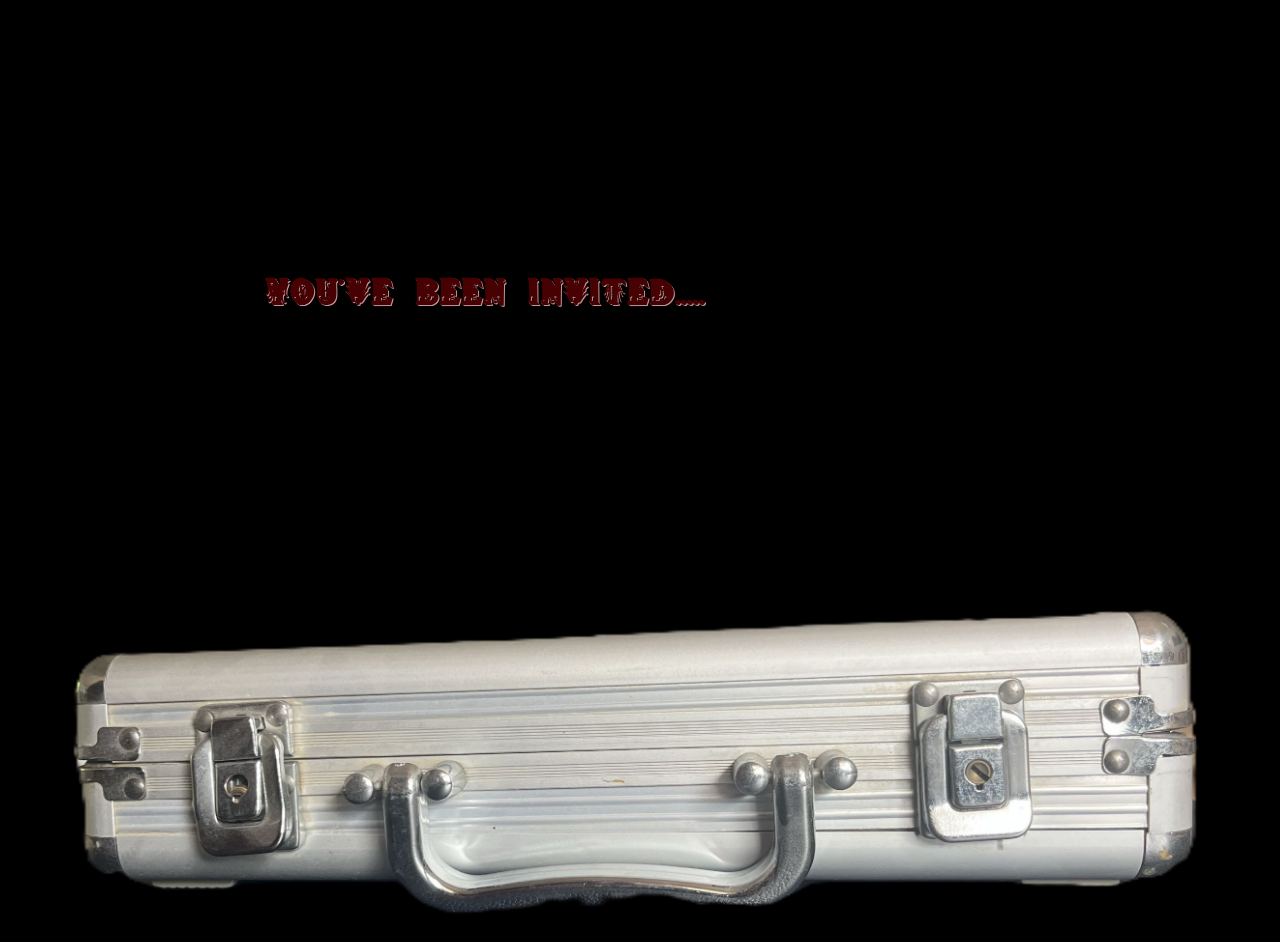
<file: index.html>
<!------------------------------
|   Author: Sandra Johansen     |
|   filename: GuestBook.html    |
 ------------------------------->
<!--  
    ACCESIBILITY:
    https://www.quora.com/How-do-you-add-alt-tags-to-links
    Aria labels used for recognizable names for interacting
    Alt labels used for non-interactable, like img's

-->


<!DOCTYPE html>
<html>
    <head>

        <!--------------------------------- 
        |   fancy pants styling section   |
        ----------------------------------->

        <!-- stylesheets -->
         <link rel="stylesheet" href="styling.css">

        <!-- javascript import -->
        <!-- <script src=""></script> -->

        <!-- icon -->
        <!-- <link rel="icon" type="image/x-icon" href="/icon/book13.gif">  -->

        <title>
            The Great Invitation
        </title>

    </head>
    
    <body class="body">

        <H1>
            You've been invited.....
        </H1>

        <a href="mainPage.html">
            <img class="caseFront" src="IMG/caseFront.png">
        </a>


    </body>

</html>
</file>
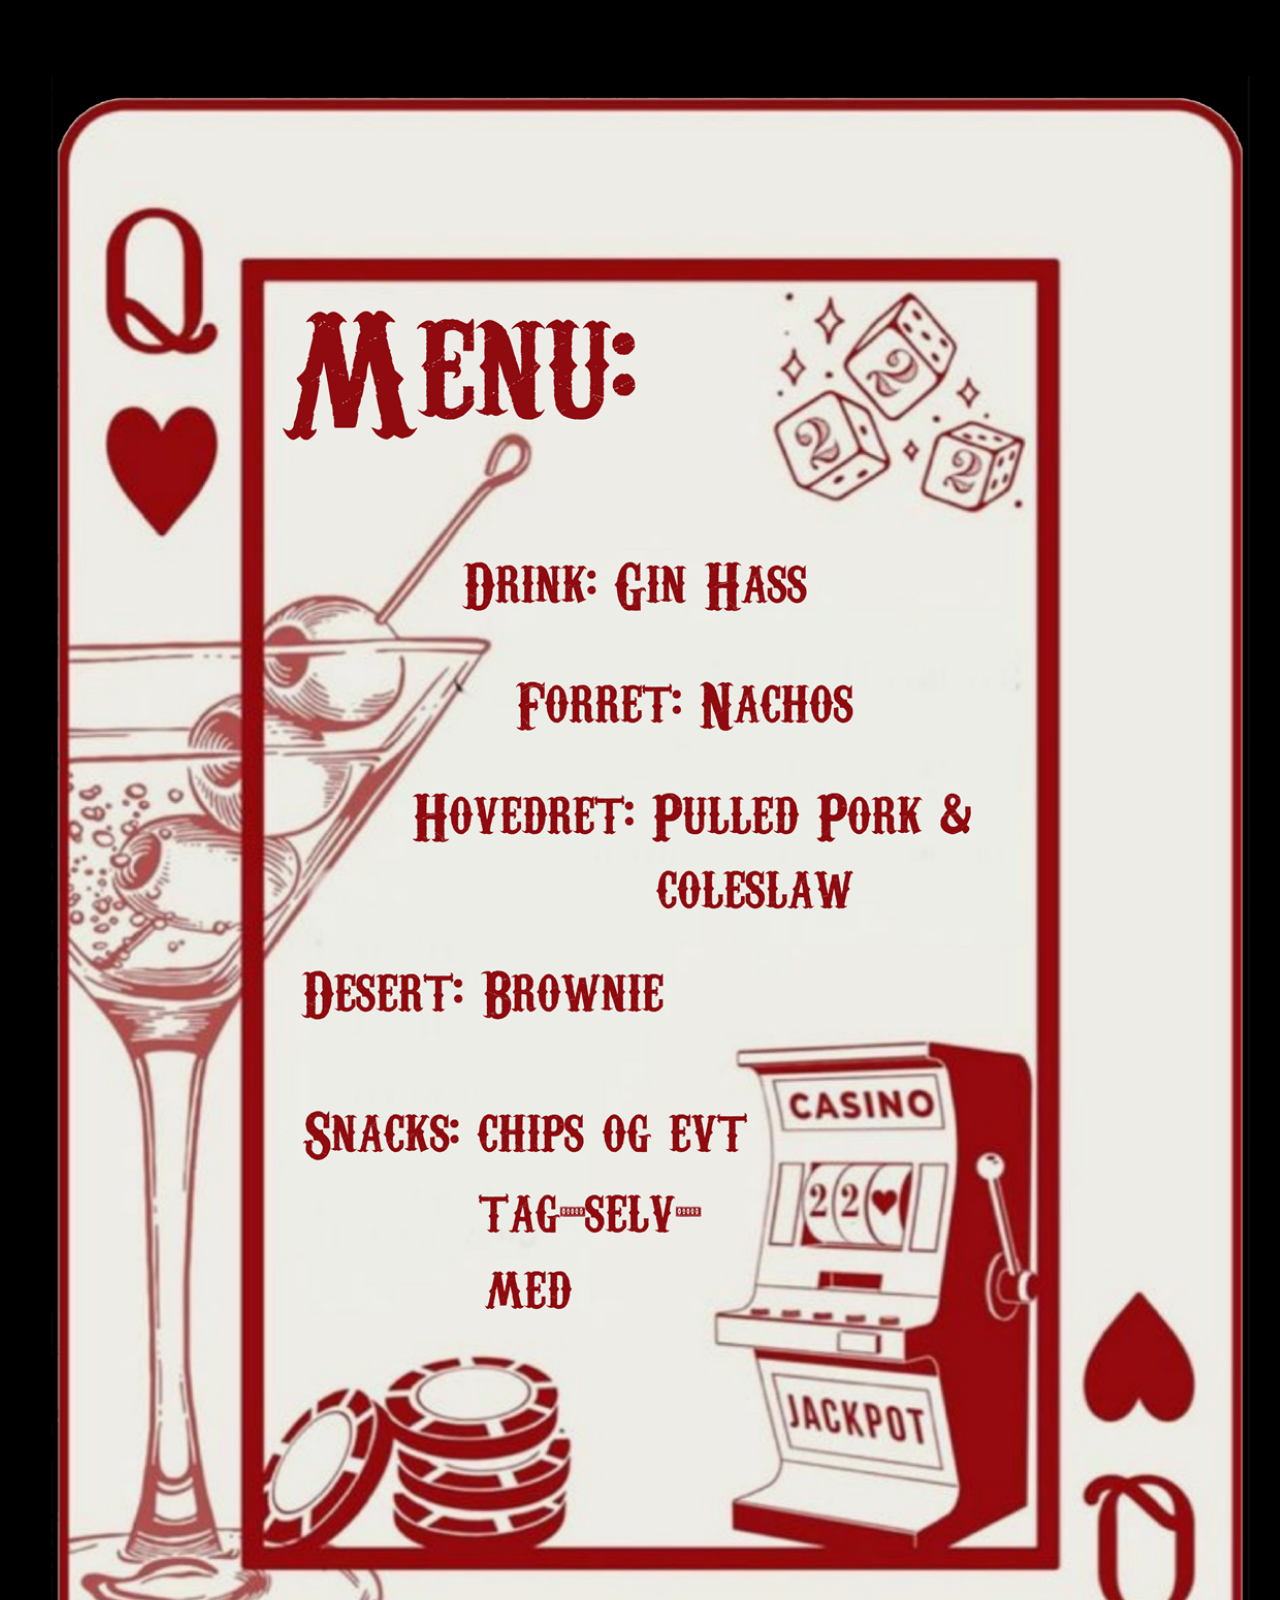
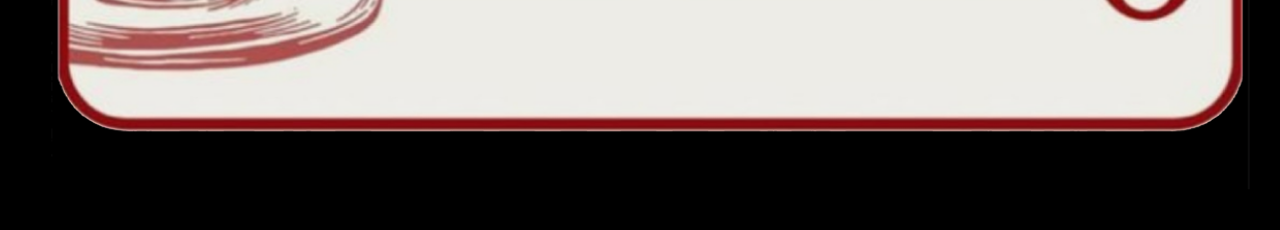
<file: dress.html>
<!------------------------------
|   Author: Sandra Johansen     |
|   filename: GuestBook.html    |
 ------------------------------->
<!--  
    ACCESIBILITY:
    https://www.quora.com/How-do-you-add-alt-tags-to-links
    Aria labels used for recognizable names for interacting
    Alt labels used for non-interactable, like img's

-->


<!DOCTYPE html>
<html>
    <head>

        <!--------------------------------- 
        |   fancy pants styling section   |
        ----------------------------------->

        <!-- stylesheets -->
         <link rel="stylesheet" href="styling.css">

        <!-- javascript import -->
        <!-- <script src=""></script> -->

        <!-- icon -->
        <!-- <link rel="icon" type="image/x-icon" href="/icon/book13.gif">  -->

        <title>
            The Great Invitation
        </title>

    </head>
    
    <body class="body">
        <img class="menu" src="IMG/menu.png">

    </body>

</html>
</file>
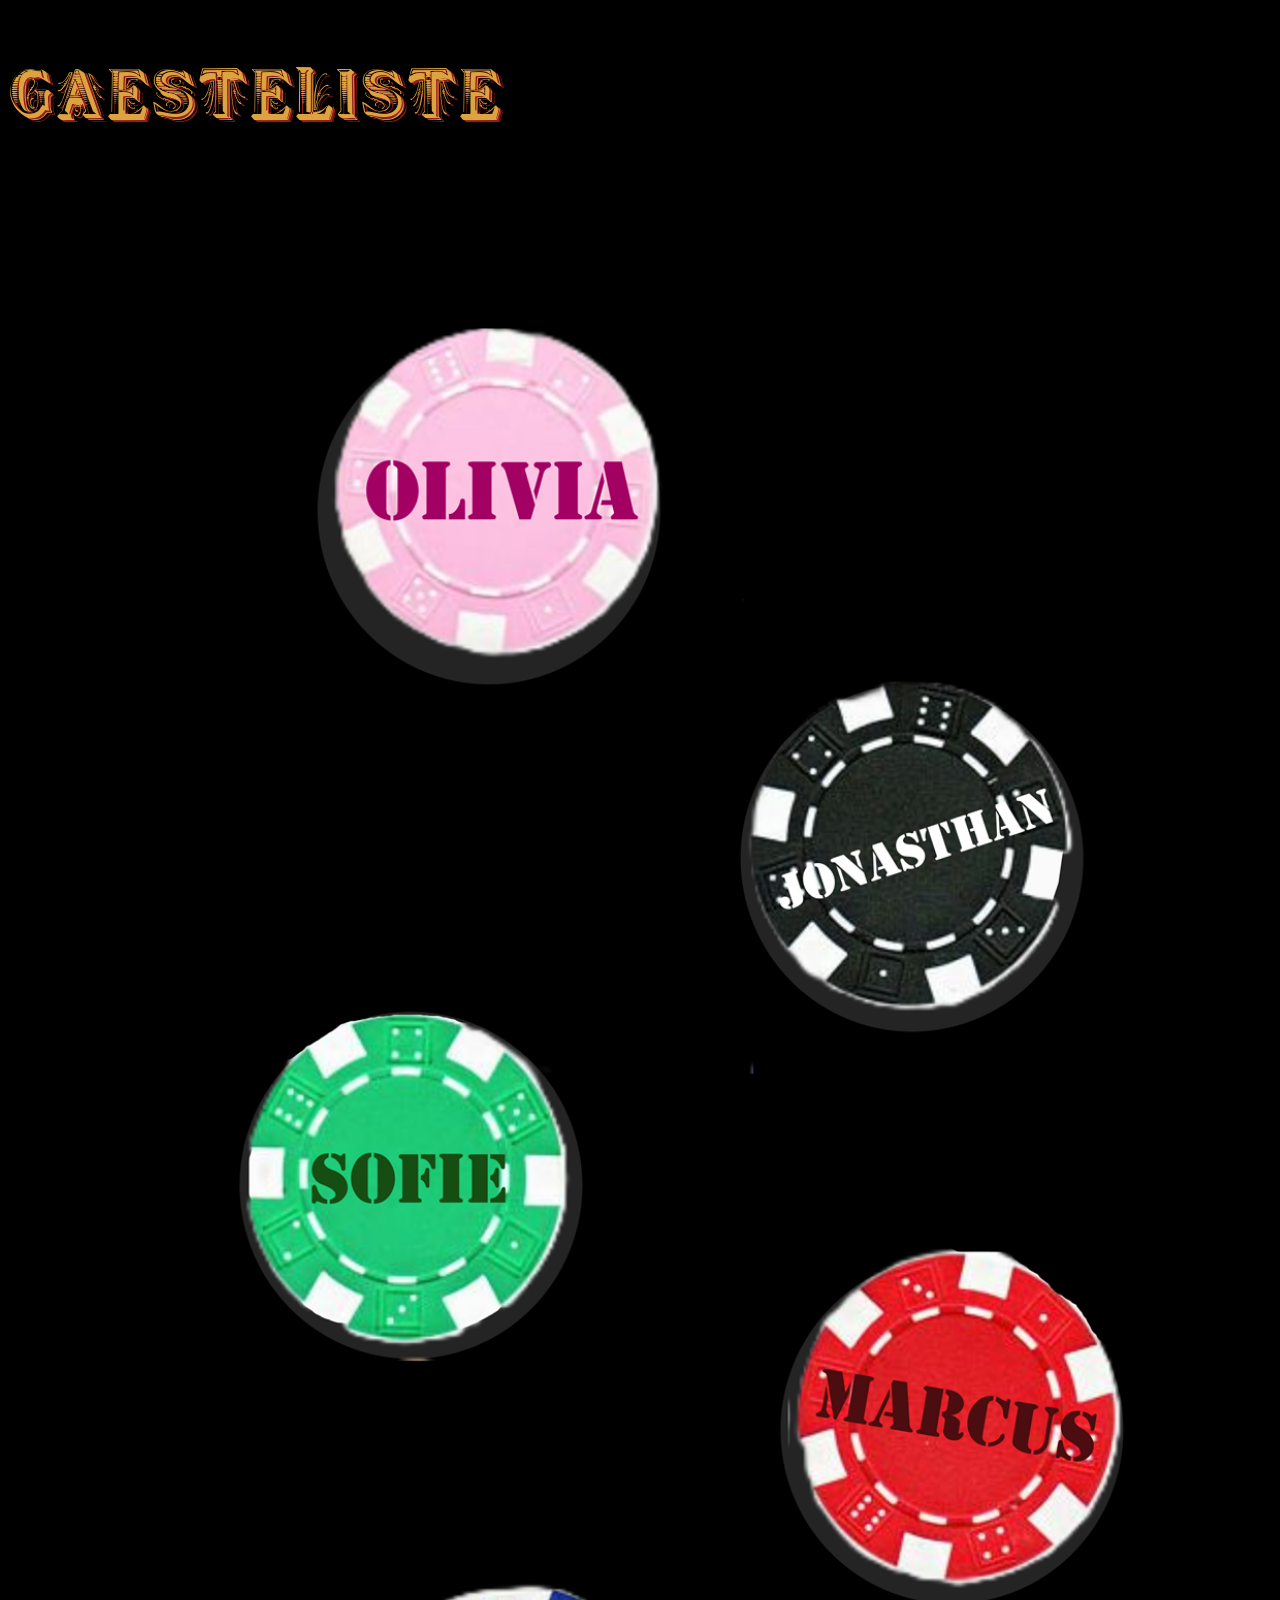
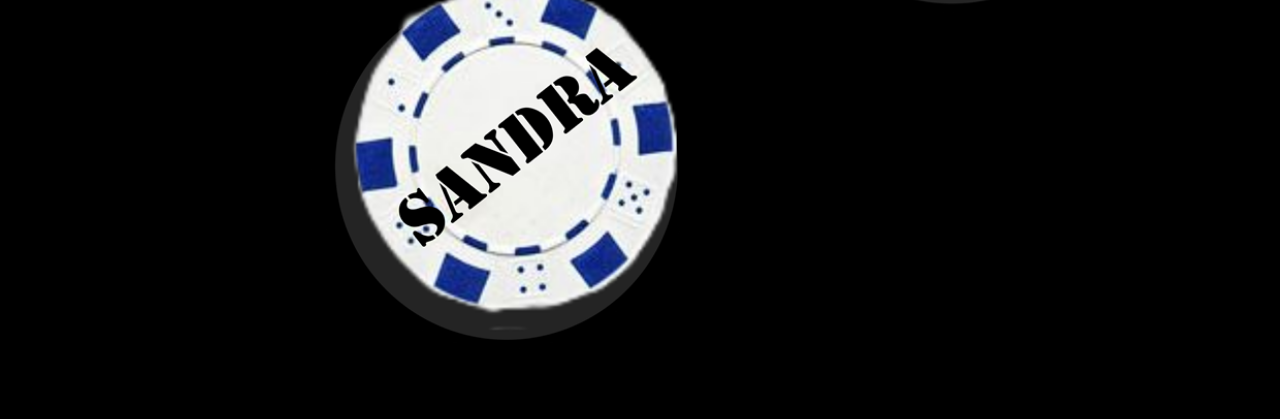
<file: liste.html>
<!------------------------------
|   Author: Sandra Johansen     |
|   filename: GuestBook.html    |
 ------------------------------->
<!--  
    ACCESIBILITY:
    https://www.quora.com/How-do-you-add-alt-tags-to-links
    Aria labels used for recognizable names for interacting
    Alt labels used for non-interactable, like img's

-->


<!DOCTYPE html>
<html>
    <head>

        <!--------------------------------- 
        |   fancy pants styling section   |
        ----------------------------------->

        <!-- stylesheets -->
        <link rel="stylesheet" href="styling.css">

        <!-- javascript import -->
        <!-- <script src=""></script> -->

        <!-- icon -->
        <!-- <link rel="icon" type="image/x-icon" href="/icon/book13.gif">  -->

        <title>
            The Great Invitation
        </title>

    </head>
    
    <body class="body">

        <p class="listTitel">
            Gaesteliste
        </p>

        <img class="chips" src="IMG/chips3.png">

    </body>

</html>
</file>
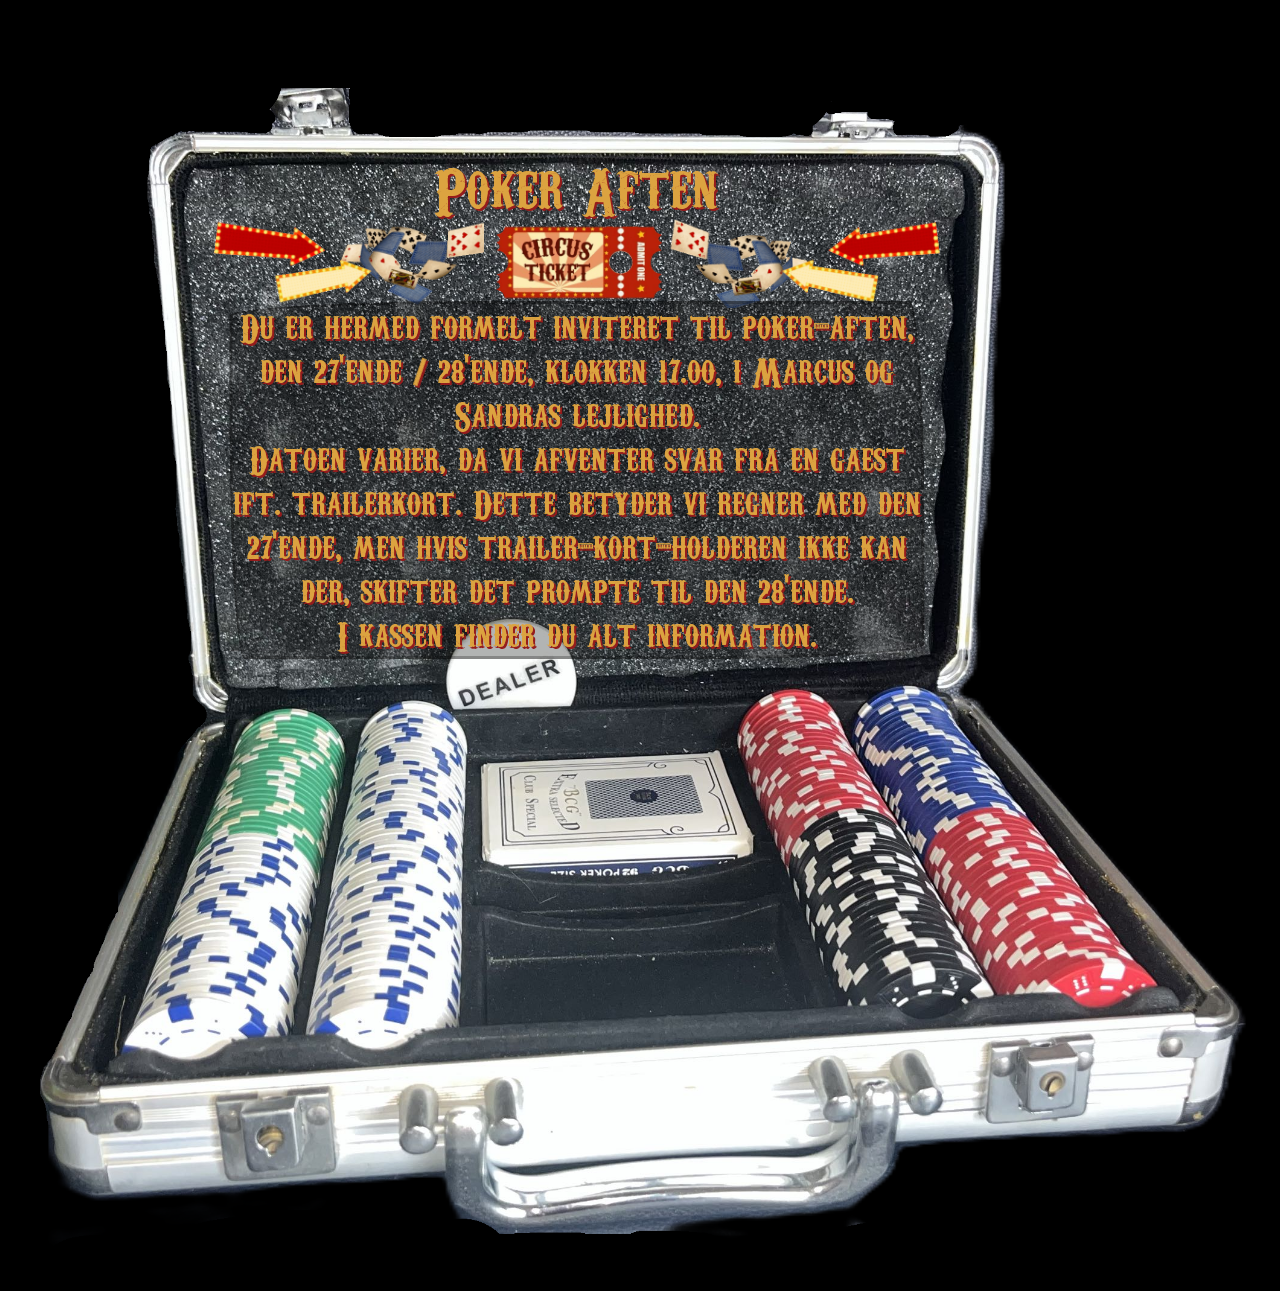
<file: mainPage.html>
<!------------------------------
|   Author: Sandra Johansen     |
|   filename: GuestBook.html    |
 ------------------------------->
<!--  
    ACCESIBILITY:
    https://www.quora.com/How-do-you-add-alt-tags-to-links
    Aria labels used for recognizable names for interacting
    Alt labels used for non-interactable, like img's

-->


<!DOCTYPE html>
<html>
    <head>

        <!--------------------------------- 
        |   fancy pants styling section   |
        ----------------------------------->

        <!-- stylesheets -->
         <link rel="stylesheet" href="styling.css">

        <!-- javascript import -->
        <!-- <script src=""></script> -->

        <!-- icon -->
        <!-- <link rel="icon" type="image/x-icon" href="/icon/book13.gif">  -->

        <title>
            The Great Invitation
        </title>

    </head>
    
    <body class="body">

        <div class="container">
            <p class="title centeredTitle">
                Poker Aften
            </p>

            <img class="divider centeredDiv" src="IMG/tumblr_458f5870f3a0d19cf4889532c4ca838c_c5248271_2048.gif">

            <p class="blurb centered">
                Du er hermed formelt inviteret til poker-aften, den 27'ende / 28'ende, klokken 17.00, i Marcus og Sandras lejlighed. <br>
                Datoen varier, da vi afventer svar fra en gaest ift. trailerkort. Dette betyder vi regner med den 27'ende, men hvis trailer-kort-holderen ikke kan der, skifter det prompte til den 28'ende. <br>
                I kassen finder du alt information.
            </p>

            <a href="liste.html" class="liste">

            </a>

            <a href="regler.html" class="regler">

            </a>

            <a href="dress.html" class="dress">

            </a>

            <img class="case" src="IMG/caseinside.png">
        </div>

    </body>

</html>
</file>
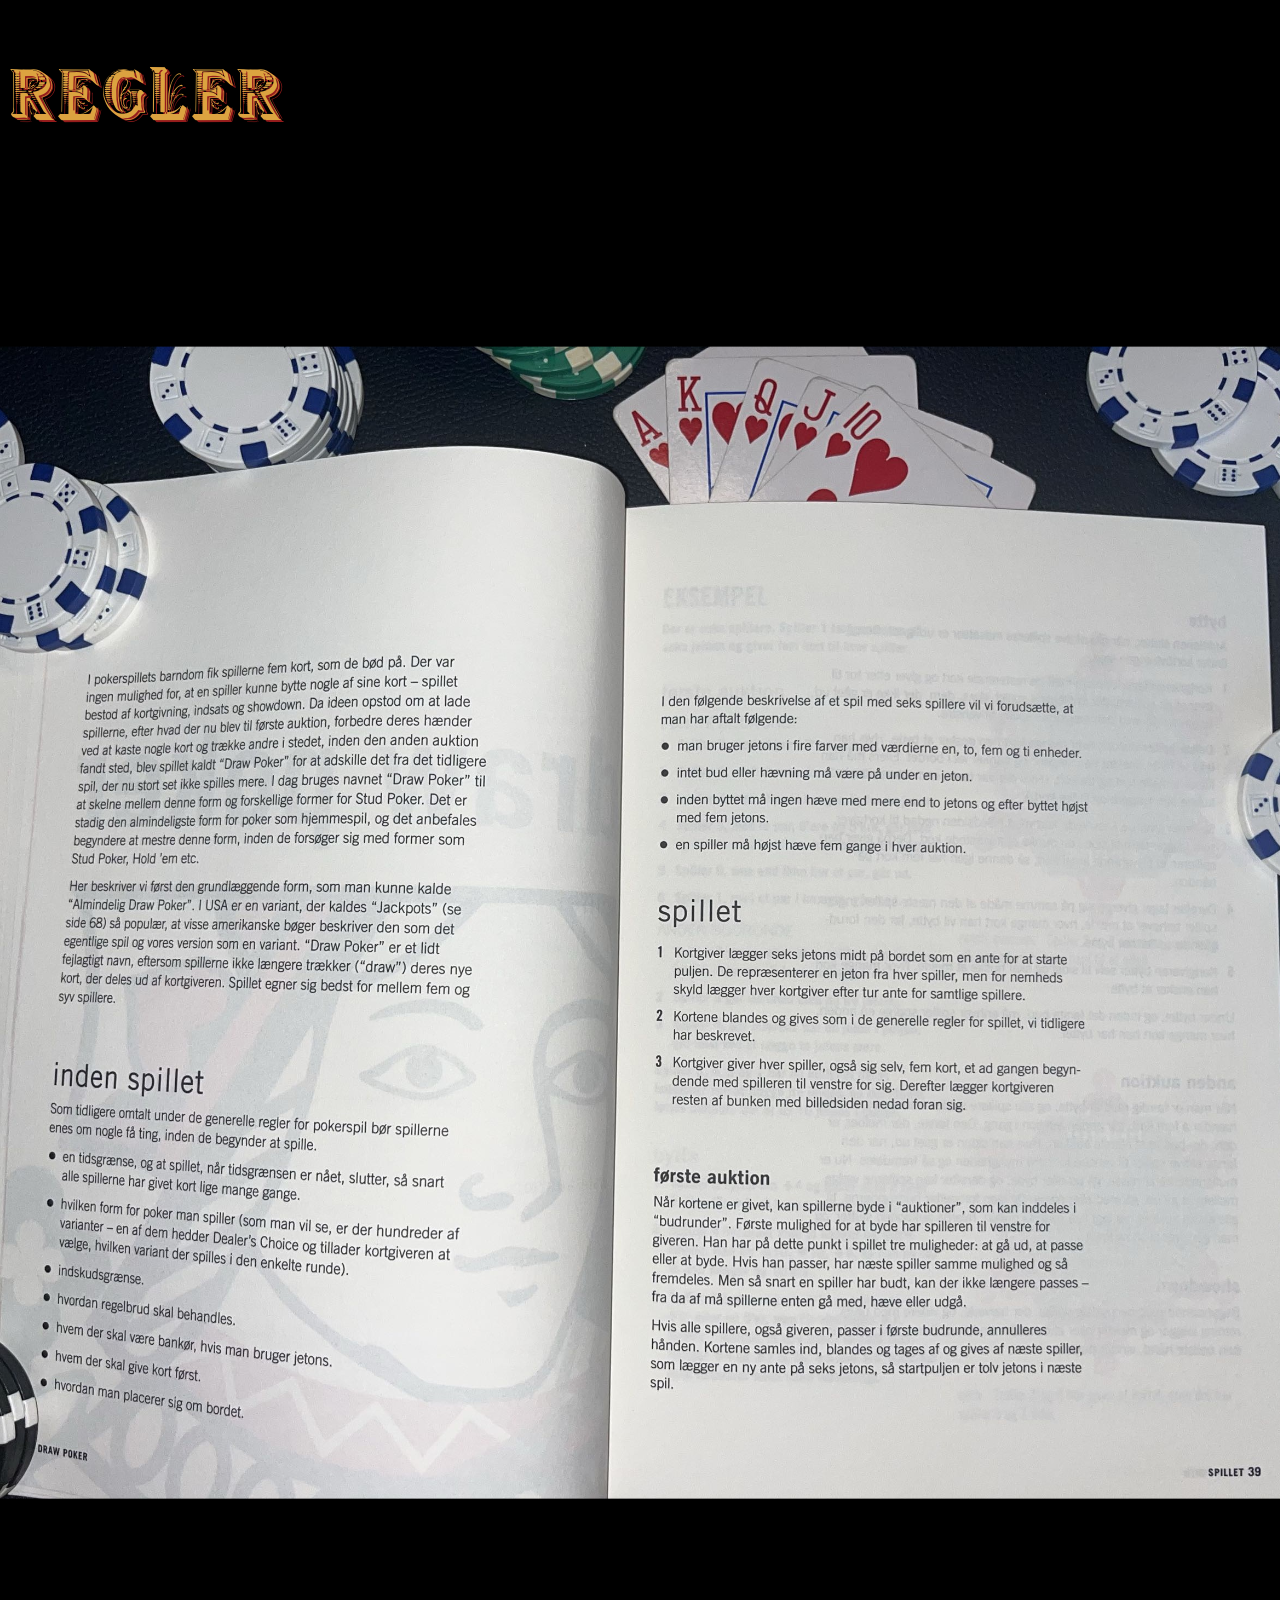
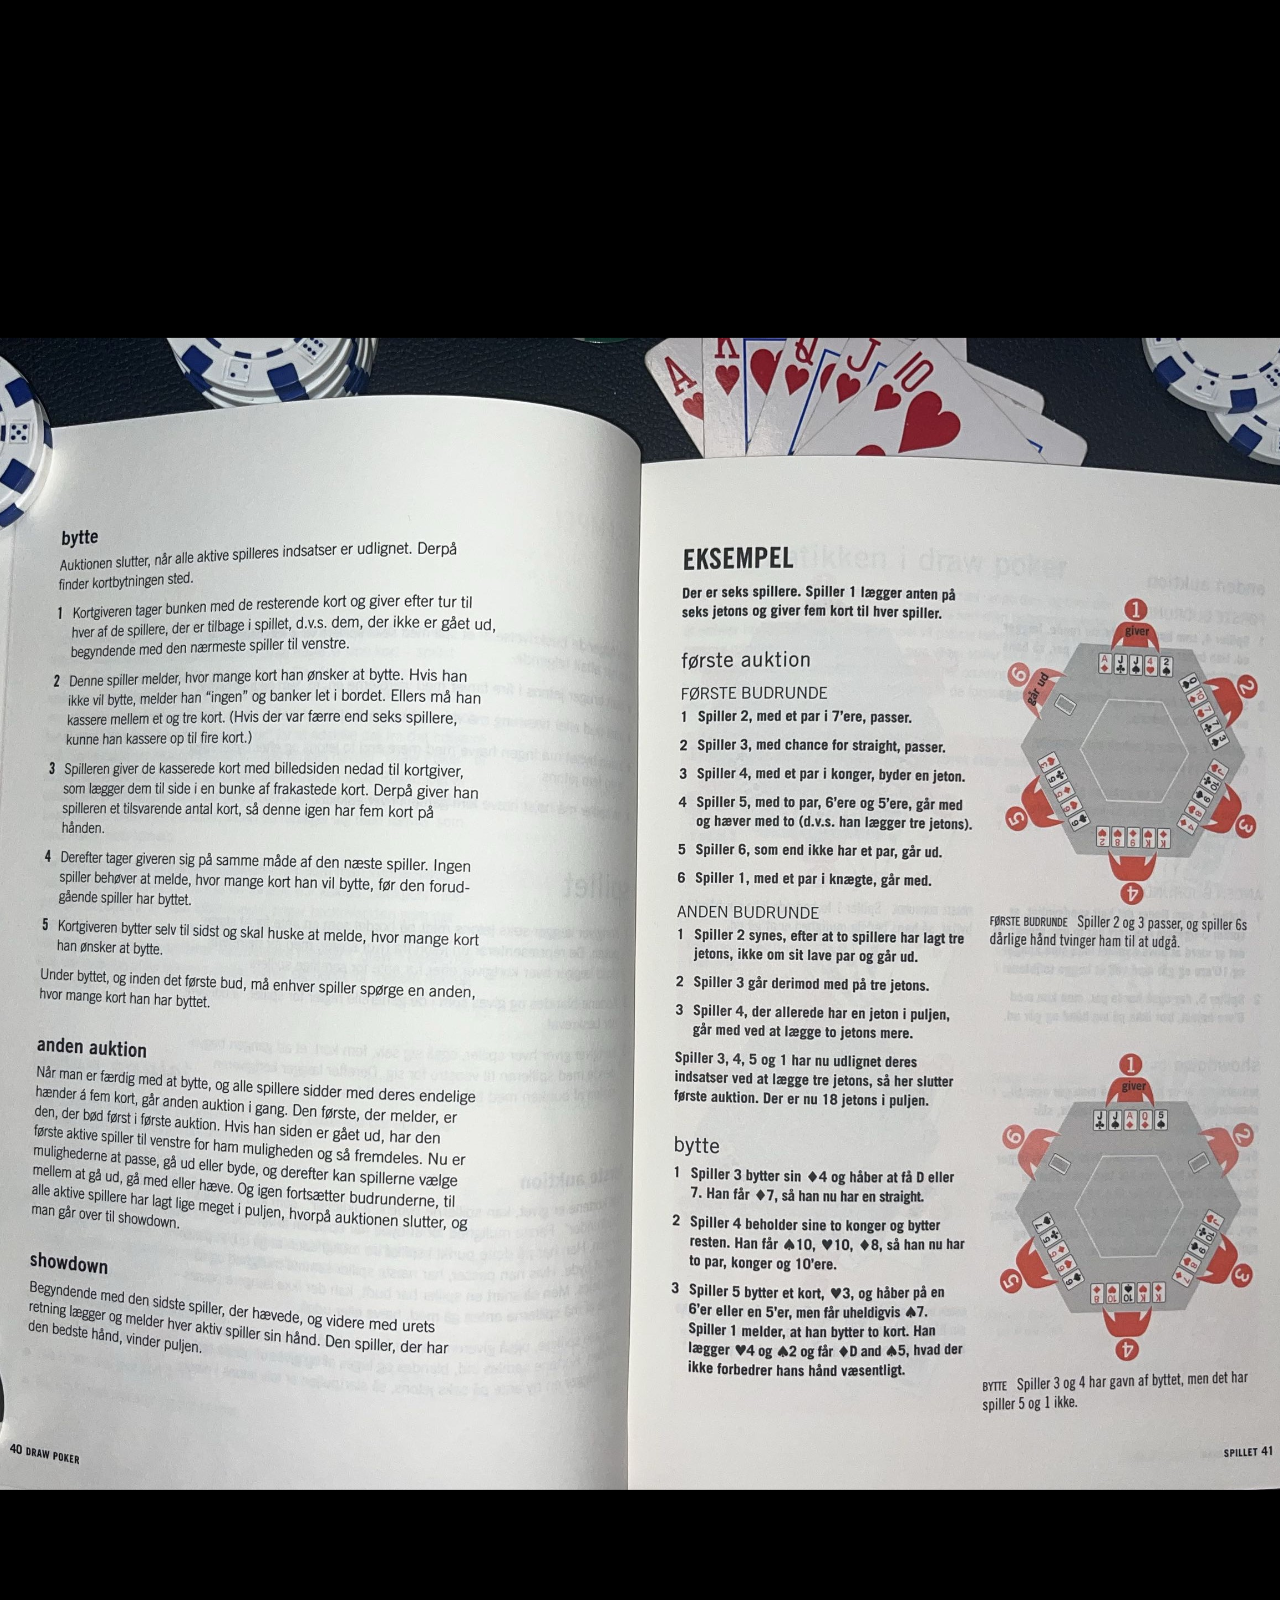
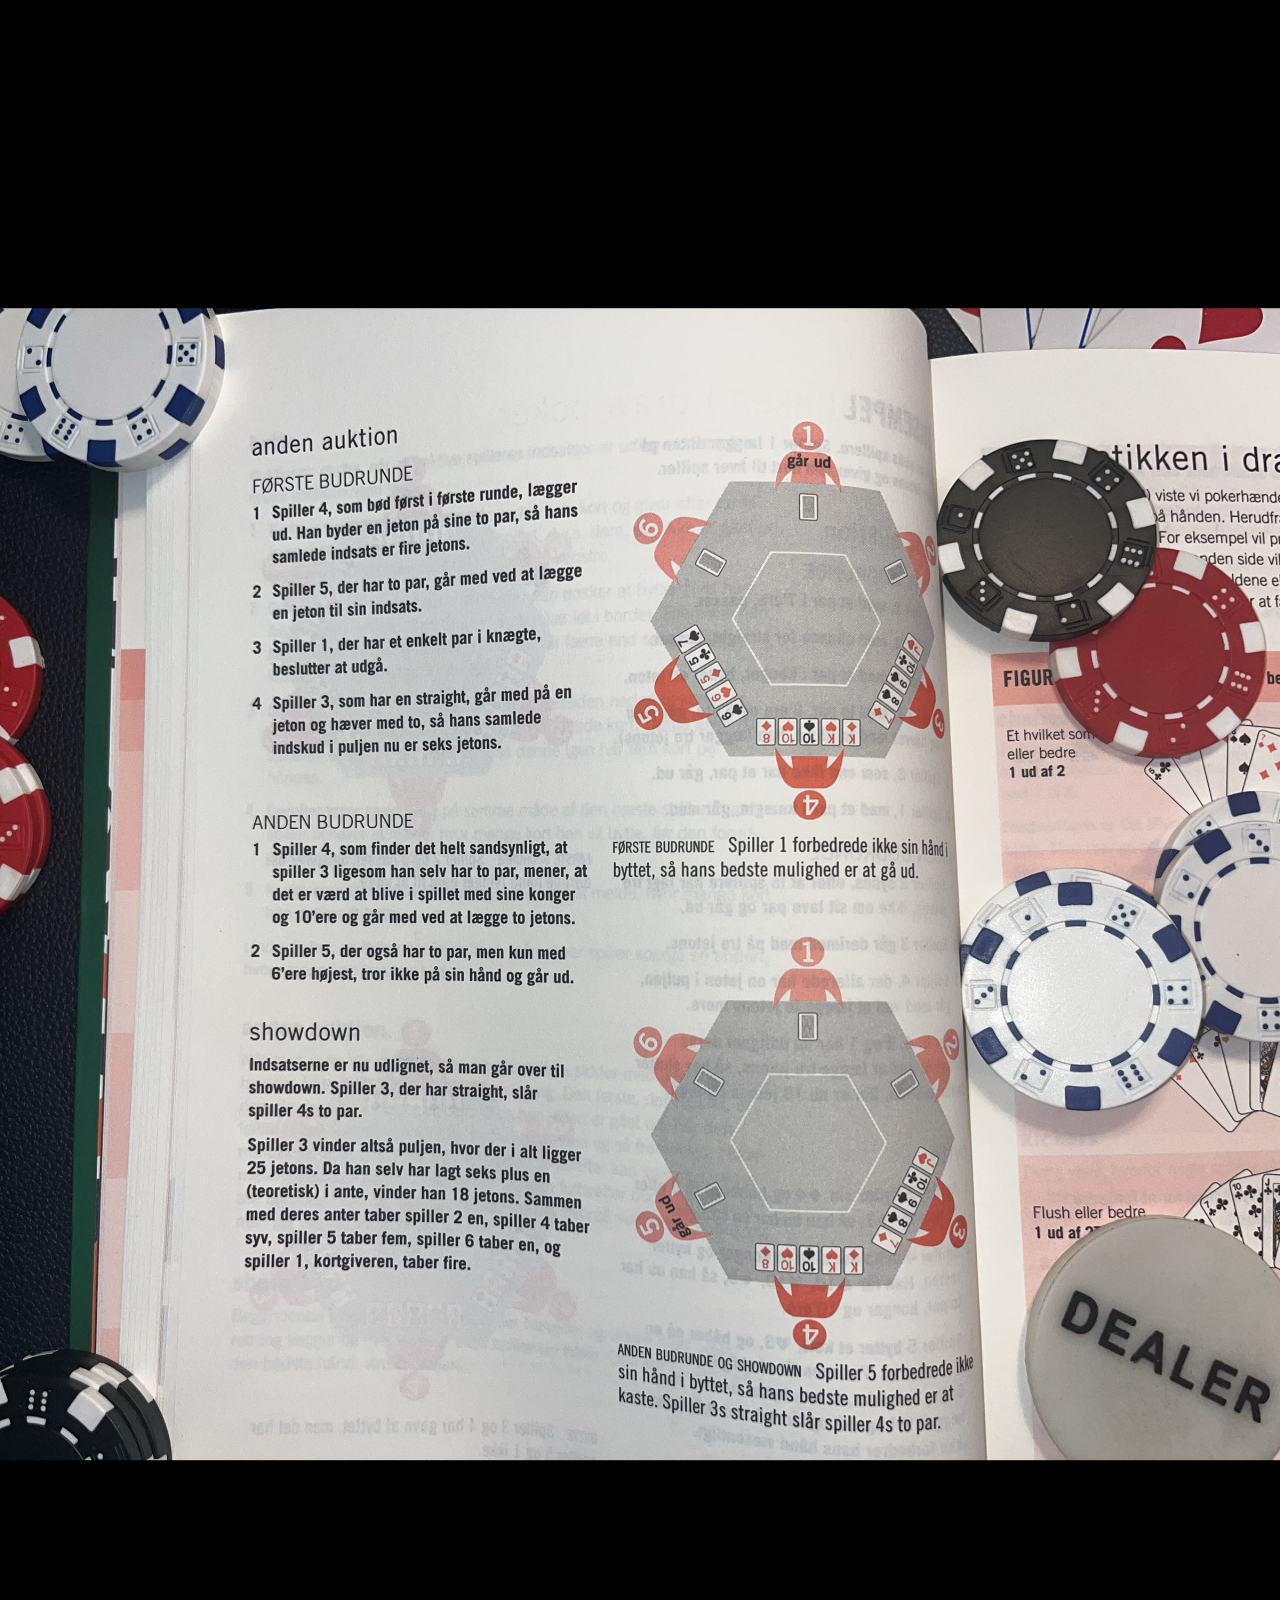
<file: regler.html>
<!------------------------------
|   Author: Sandra Johansen     |
|   filename: GuestBook.html    |
 ------------------------------->
<!--  
    ACCESIBILITY:
    https://www.quora.com/How-do-you-add-alt-tags-to-links
    Aria labels used for recognizable names for interacting
    Alt labels used for non-interactable, like img's

-->


<!DOCTYPE html>
<html>
    <head>

        <!--------------------------------- 
        |   fancy pants styling section   |
        ----------------------------------->

        <!-- stylesheets -->
         <link rel="stylesheet" href="styling.css">

        <!-- javascript import -->
        <!-- <script src=""></script> -->

        <!-- icon -->
        <!-- <link rel="icon" type="image/x-icon" href="/icon/book13.gif">  -->

        <title>
            The Great Invitation
        </title>

    </head>
    
    <body class="body">
        <p class="listTitel">
            Regler
        </p>

        <img class="full" src="IMG/reglerSide1.jpg">
        <img class="full" src="IMG/reglerSide2.jpg">
        <img class="full" src="IMG/reglerSide3.jpg">

    </body>

</html>
</file>
<file: styling.css>
body
{
    background-color: black;
}

@font-face 
{
    font-family: showboat;
    src: url(Showboat.ttf);
}

@font-face 
{
    font-family: carnival;
    src: url(Carnevalee\ Freakshow.ttf);
}


H1 
{
    font-family: showboat;
    color: #470103;
    text-shadow: 1px 1px 0px #bd9697;
    padding: 20vw;
}

.listTitel
{
    font-family: showboat;
    color: #dca340;
    text-shadow: 3px 2px 0px #951c1c;
    font-size: 400%;
}

.caseFront
{
    width: 100vw;
}

.case 
{
    width: 100%;
}

.title 
{
    color: #dca340;
    font-family: carnival;
    font-size: 5vw;
    text-shadow: 2px 2px 0px #951c1c;
}


.blurb
{
    color: #dca340;
    font-family:carnival;
    font-size: 3vw;
    text-shadow: 2px 2px 0px #951c1c;

    border-radius: 255px 15px 225px 15px/15px 225px 15px 255px;
    border: 3px solid #0000003f;
    background-color: #0000004b;
}

.centered 
{
  position: absolute;
  top: 34%;
  left: 45%;
  transform: translate(-50%, -50%);
}

.centeredTitle
{
  position: absolute;
  top: 9%;
  left: 45%;
  transform: translate(-50%, -50%);
}

.centeredDiv
{
  position: absolute;
  top: 20%;
  left: 45%;
  transform: translate(-50%, -50%);
}

.container 
{
  position: relative;
  text-align: center;
}

.divider
{
    width: 60%;
}

.liste 
{
    /* border: 5px solid red; */
    height: 25%;
    width: 15%;
    position: absolute;
    top: 62%;
    left: 75%;
    rotate: -20deg;
    transform: translate(-50%, -50%);
}

.regler 
{
    /* border: 5px solid rgb(102, 0, 255); */
    height: 9%;
    width: 20%;
    position: absolute;
    top: 62%;
    left: 48%;
    transform: translate(-50%, -50%);
}

.dress
{
    /* border: 5px solid rgb(34, 255, 0); */
    height: 25%;
    width: 20%;
    position: absolute;
    top: 68%;
    left: 23%;
    rotate: 5deg;
    transform: translate(-50%, -50%);
}   

.liste:hover, 
.regler:hover,
.dress:hover
{
    border-radius: 60px 60px 60px;
    background-color: #951c1c45;
}

.chips
{
    width: 100vw;
}

.full
{
    width: 90vw;
    rotate: -90deg;
    padding-left: 10%;
}

.menu
{
    width: 100vw;
}

.caseFront:hover
{
    animation: jiggle 0.3s infinite;
}

@keyframes jiggle {
  0% { transform: translate(0, 0) rotate(0deg); }
  20% { transform: translate(-2px, 2px) rotate(-1deg); }
  40% { transform: translate(-2px, -2px) rotate(1deg); }
  60% { transform: translate(2px, 2px) rotate(0deg); }
  80% { transform: translate(2px, -2px) rotate(-1deg); }
  100% { transform: translate(0, 0) rotate(0deg); }
}
</file>
